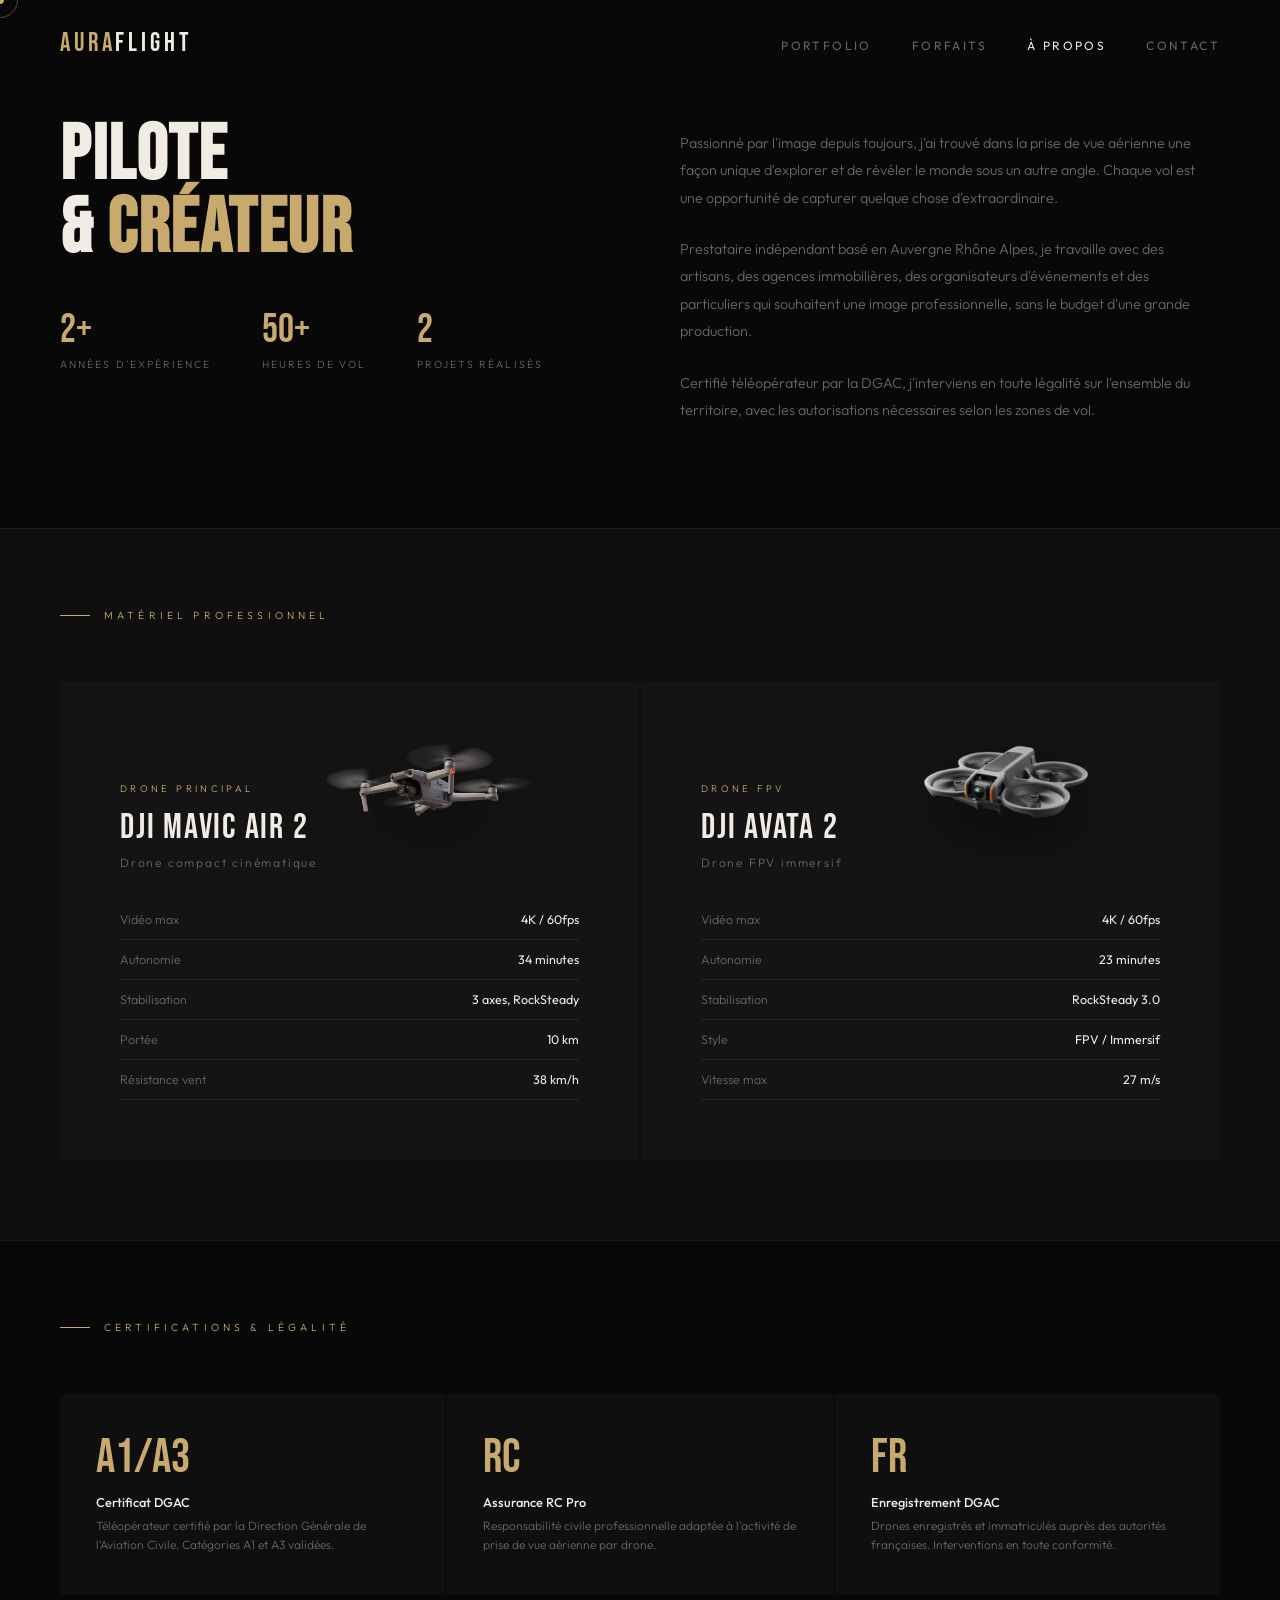
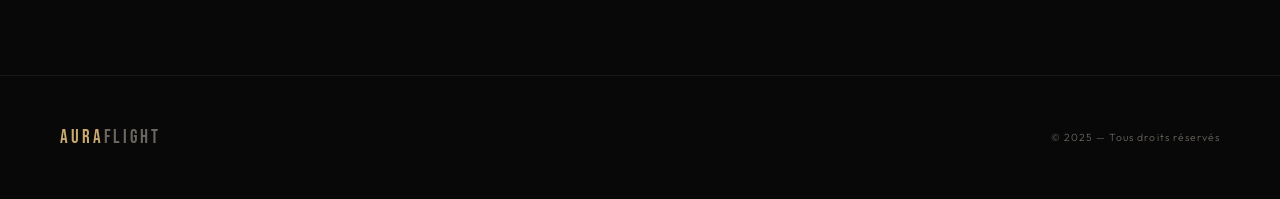
<file: apropos.html>
<!DOCTYPE html>
<html lang="fr">
<head>
  <meta charset="UTF-8" />
  <meta name="viewport" content="width=device-width, initial-scale=1.0" />
  <title>AURA FLIGHT — À propos</title>
  <link rel="preconnect" href="https://fonts.googleapis.com">
  <link href="https://fonts.googleapis.com/css2?family=Bebas+Neue&family=Outfit:wght@300;400;500;600&display=swap" rel="stylesheet">
  <link rel="stylesheet" href="style.css">
</head>
<body>

<div class="cursor" id="cursor"></div>
<div class="cursor-ring" id="cursorRing"></div>
<div class="notification" id="notification">Message envoyé avec succès ✓</div>

<!-- NAV -->
<nav id="mainNav">
  <a class="nav-logo" href="index.html"><span>AURA</span>FLIGHT</a>
  <button class="nav-hamburger" id="navHamburger" aria-label="Menu">
    <span></span><span></span><span></span>
  </button>
  <ul class="nav-links">
    <li><a href="index.html" id="nav-portfolio">Portfolio</a></li>
    <li><a href="forfaits.html" id="nav-forfaits">Forfaits</a></li>
    <li><a href="apropos.html" id="nav-apropos" class="active">À propos</a></li>
    <li><a href="contact.html" id="nav-contact">Contact</a></li>
  </ul>
</nav>

<!-- PAGE: À PROPOS -->
<div id="page-apropos" class="page active">
  <div class="apropos-intro">
    <div>
      <h2>PILOTE<br/>& <em>CRÉATEUR</em></h2>
      <div class="apropos-stats">
        <div><div class="stat-num">2+</div><div class="stat-label">Années d'expérience</div></div>
        <div><div class="stat-num">50+</div><div class="stat-label">Heures de vol</div></div>
        <div><div class="stat-num">2</div><div class="stat-label">Projets réalisés</div></div>
      </div>
    </div>
    <div class="apropos-text">
      <p>Passionné par l'image depuis toujours, j'ai trouvé dans la prise de vue aérienne une façon unique d'explorer et de révéler le monde sous un autre angle. Chaque vol est une opportunité de capturer quelque chose d'extraordinaire.</p>
      <p>Prestataire indépendant basé en Auvergne Rhône Alpes, je travaille avec des artisans, des agences immobilières, des organisateurs d'événements et des particuliers qui souhaitent une image professionnelle, sans le budget d'une grande production.</p>
      <p>Certifié téléopérateur par la DGAC, j'interviens en toute légalité sur l'ensemble du territoire, avec les autorisations nécessaires selon les zones de vol.</p>
    </div>
  </div>

  <div class="drones-section">
    <div class="section-label">Matériel professionnel</div>
    <div class="drones-grid">
      <div class="drone-card fade-in">
        <div class="drone-visual">
          <img src="img/mavic-air-2.png" alt="DJI Mavic Air 2" class="drone-img" id="air2-img">
        </div>
        <div class="drone-badge">Drone principal</div>
        <div class="drone-name">DJI MAVIC AIR 2</div>
        <div class="drone-type">Drone compact cinématique</div>
        <ul class="drone-specs">
          <li><span class="spec-key">Vidéo max</span><span class="spec-val">4K / 60fps</span></li>
          <li><span class="spec-key">Autonomie</span><span class="spec-val">34 minutes</span></li>
          <li><span class="spec-key">Stabilisation</span><span class="spec-val">3 axes, RockSteady</span></li>
          <li><span class="spec-key">Portée</span><span class="spec-val">10 km</span></li>
          <li><span class="spec-key">Résistance vent</span><span class="spec-val">38 km/h</span></li>
        </ul>
      </div>

      <div class="drone-card fade-in">
        <div class="drone-visual">
          <img src="img/avata-2.png" alt="DJI Avata 2" class="drone-img" id="avata2-img">
        </div>
        <div class="drone-badge">Drone FPV</div>
        <div class="drone-name">DJI AVATA 2</div>
        <div class="drone-type">Drone FPV immersif</div>
        <ul class="drone-specs">
          <li><span class="spec-key">Vidéo max</span><span class="spec-val">4K / 60fps</span></li>
          <li><span class="spec-key">Autonomie</span><span class="spec-val">23 minutes</span></li>
          <li><span class="spec-key">Stabilisation</span><span class="spec-val">RockSteady 3.0</span></li>
          <li><span class="spec-key">Style</span><span class="spec-val">FPV / Immersif</span></li>
          <li><span class="spec-key">Vitesse max</span><span class="spec-val">27 m/s</span></li>
        </ul>
      </div>
    </div>
  </div>

  <div class="certif-section">
    <div class="section-label">Certifications & Légalité</div>
    <div class="certif-grid">
      <div class="certif-item fade-in">
        <div class="certif-num">A1/A3</div>
        <div class="certif-title">Certificat DGAC</div>
        <div class="certif-desc">Téléopérateur certifié par la Direction Générale de l'Aviation Civile. Catégories A1 et A3 validées.</div>
      </div>
      <div class="certif-item fade-in">
        <div class="certif-num">RC</div>
        <div class="certif-title">Assurance RC Pro</div>
        <div class="certif-desc">Responsabilité civile professionnelle adaptée à l'activité de prise de vue aérienne par drone.</div>
      </div>
      <div class="certif-item fade-in">
        <div class="certif-num">FR</div>
        <div class="certif-title">Enregistrement DGAC</div>
        <div class="certif-desc">Drones enregistrés et immatriculés auprès des autorités françaises. Interventions en toute conformité.</div>
      </div>
    </div>
  </div>

  <footer>
    <div class="footer-logo"><span>AURA</span>FLIGHT</div>
    <div class="footer-copy">© 2025 — Tous droits réservés</div>
  </footer>
</div>

<script src="main.js"></script>
</body>
</html>
</file>
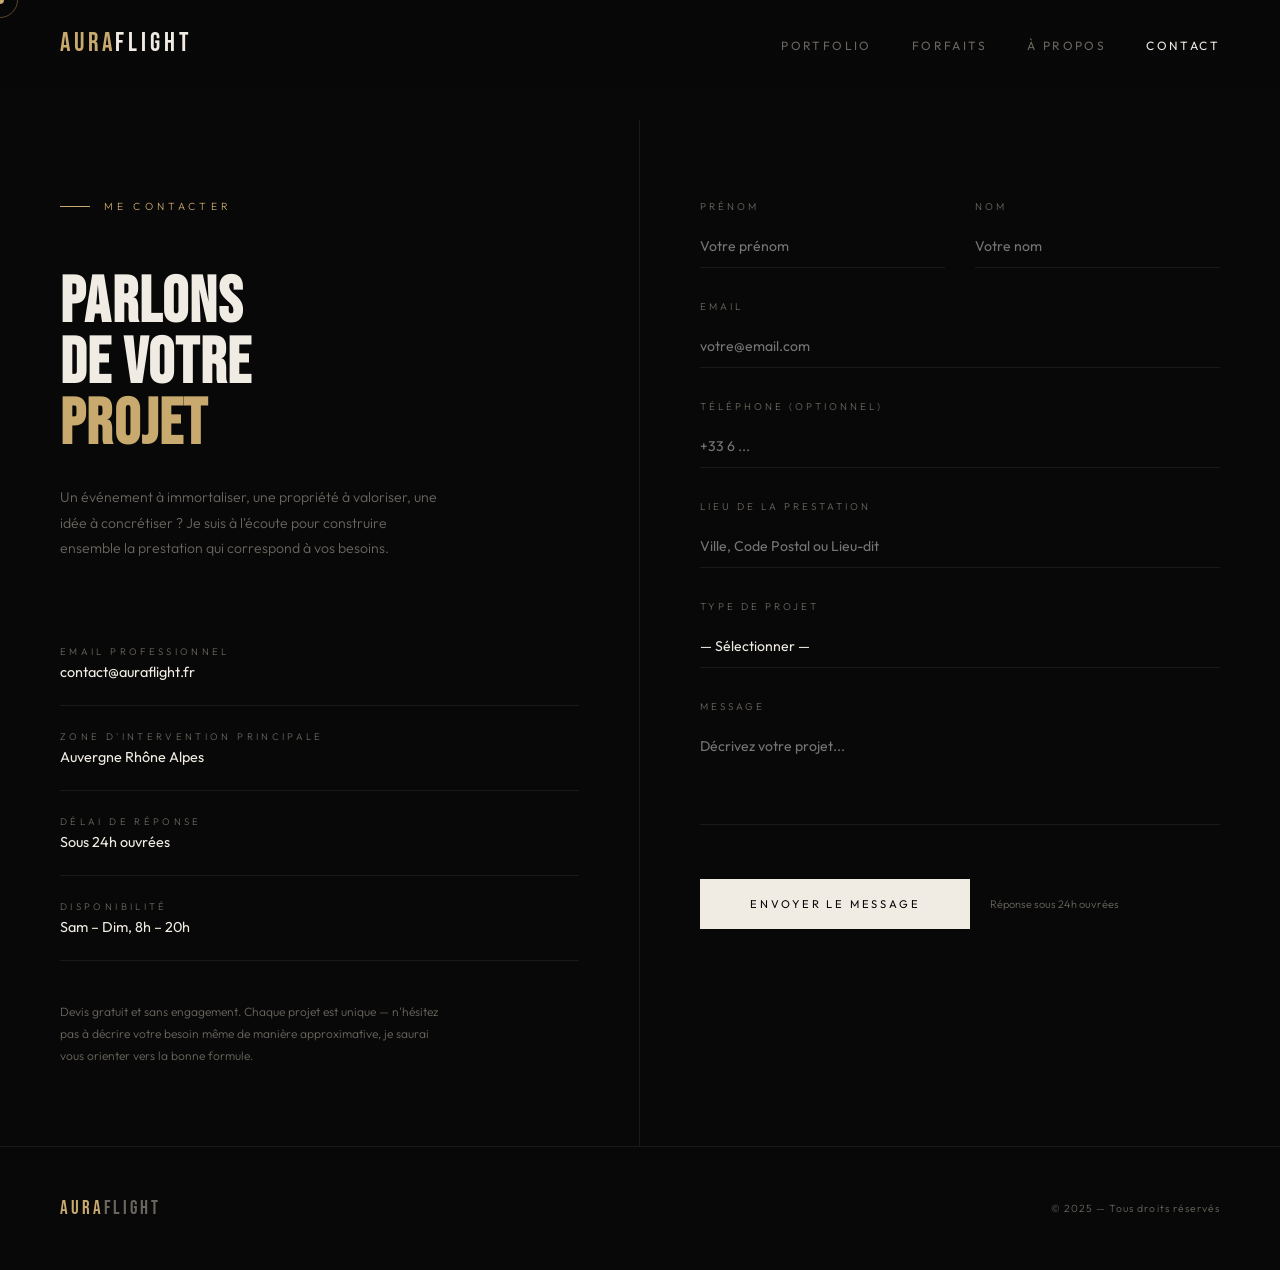
<file: contact.html>
<!DOCTYPE html>
<html lang="fr">
<head>
  <meta charset="UTF-8" />
  <meta name="viewport" content="width=device-width, initial-scale=1.0" />
  <title>AURA FLIGHT — Contact</title>
  <link rel="preconnect" href="https://fonts.googleapis.com">
  <link href="https://fonts.googleapis.com/css2?family=Bebas+Neue&family=Outfit:wght@300;400;500;600&display=swap" rel="stylesheet">
  <link rel="stylesheet" href="style.css">
</head>
<body>

<div class="cursor" id="cursor"></div>
<div class="cursor-ring" id="cursorRing"></div>
<div class="notification" id="notification">Message envoyé avec succès ✓</div>

<!-- NAV -->
<nav id="mainNav">
  <a class="nav-logo" href="index.html"><span>AURA</span>FLIGHT</a>
  <button class="nav-hamburger" id="navHamburger" aria-label="Menu">
    <span></span><span></span><span></span>
  </button>
  <ul class="nav-links">
    <li><a href="index.html" id="nav-portfolio">Portfolio</a></li>
    <li><a href="forfaits.html" id="nav-forfaits">Forfaits</a></li>
    <li><a href="apropos.html" id="nav-apropos">À propos</a></li>
    <li><a href="contact.html" id="nav-contact" class="active">Contact</a></li>
  </ul>
</nav>

<!-- PAGE: CONTACT -->
<div id="page-contact" class="page active">
  <div class="contact-layout">
    <div class="contact-info">
      <div>
        <div class="section-label">Me contacter</div>
        <h2>PARLONS<br/>DE VOTRE<br/><em>PROJET</em></h2>
        <p>Un événement à immortaliser, une propriété à valoriser, une idée à concrétiser ? Je suis à l'écoute pour construire ensemble la prestation qui correspond à vos besoins.</p>
        <div class="contact-details">
          <div class="contact-detail-item">
            <div class="contact-detail-label">Email professionnel</div>
            <div class="contact-detail-val">contact@auraflight.fr</div>
          </div>
          <div class="contact-detail-item">
            <div class="contact-detail-label">Zone d'intervention principale</div>
            <div class="contact-detail-val">Auvergne Rhône Alpes</div>
          </div>
          <div class="contact-detail-item">
            <div class="contact-detail-label">Délai de réponse</div>
            <div class="contact-detail-val">Sous 24h ouvrées</div>
          </div>
          <div class="contact-detail-item">
            <div class="contact-detail-label">Disponibilité</div>
            <div class="contact-detail-val">Sam – Dim, 8h – 20h</div>
          </div>
        </div>
      </div>
      <div>
        <p style="font-size:0.75rem; color:var(--dim); line-height:1.8; margin-top:40px;">
          Devis gratuit et sans engagement. Chaque projet est unique — n'hésitez pas à décrire votre besoin même de manière approximative, je saurai vous orienter vers la bonne formule.
        </p>
      </div>
    </div>

    <form id="contact-form">
      <input type="hidden" name="access_key" value="102f770f-6d08-47e5-b6d8-f5c4bec3d5bf">
      <input type="hidden" name="subject" id="f-subject" value="Nouveau contact depuis AURA FLIGHT">

      <div class="form-row">
        <div class="form-group">
          <label>Prénom</label>
          <input type="text" name="prenom" id="f-prenom" placeholder="Votre prénom" required/>
        </div>
        <div class="form-group">
          <label>Nom</label>
          <input type="text" name="nom" id="f-nom" placeholder="Votre nom"/>
        </div>
      </div>
      <div class="form-group">
        <label>Email</label>
        <input type="email" name="email" id="f-email" placeholder="votre@email.com" required/>
      </div>
      <div class="form-group">
        <label>Téléphone (optionnel)</label>
        <input type="tel" name="telephone" id="f-tel" placeholder="+33 6 ..."/>
      </div>
      <div class="form-group">
        <label>Lieu de la prestation</label>
        <input type="text" name="lieu_prestation" id="f-lieu" placeholder="Ville, Code Postal ou Lieu-dit" required/>
      </div>
      <div class="form-group">
        <label>Type de projet</label>
        <select name="type_projet" id="f-projet">
          <option value="Non spécifié">— Sélectionner —</option>
          <option>Événements</option>
          <option>Publicité</option>
          <option>Immobilier</option>
          <option>Mariage / Événement privé</option>
          <option>Architecture / Construction</option>
          <option>Tourisme / Paysage</option>
          <option>Autre</option>
        </select>
      </div>
      <div class="form-group">
        <label>Message</label>
        <textarea name="message" id="f-message" placeholder="Décrivez votre projet..." required></textarea>
      </div>
      <div class="form-submit">
        <button type="submit" class="btn-submit">Envoyer le message</button>
        <div class="form-note">Réponse sous 24h ouvrées</div>
      </div>
    </form>

  </div><!-- /.contact-layout -->

  <footer>
    <div class="footer-logo"><span>AURA</span>FLIGHT</div>
    <div class="footer-copy">© 2025 — Tous droits réservés</div>
  </footer>
</div>

<script src="main.js"></script>
</body>
</html>
</file>
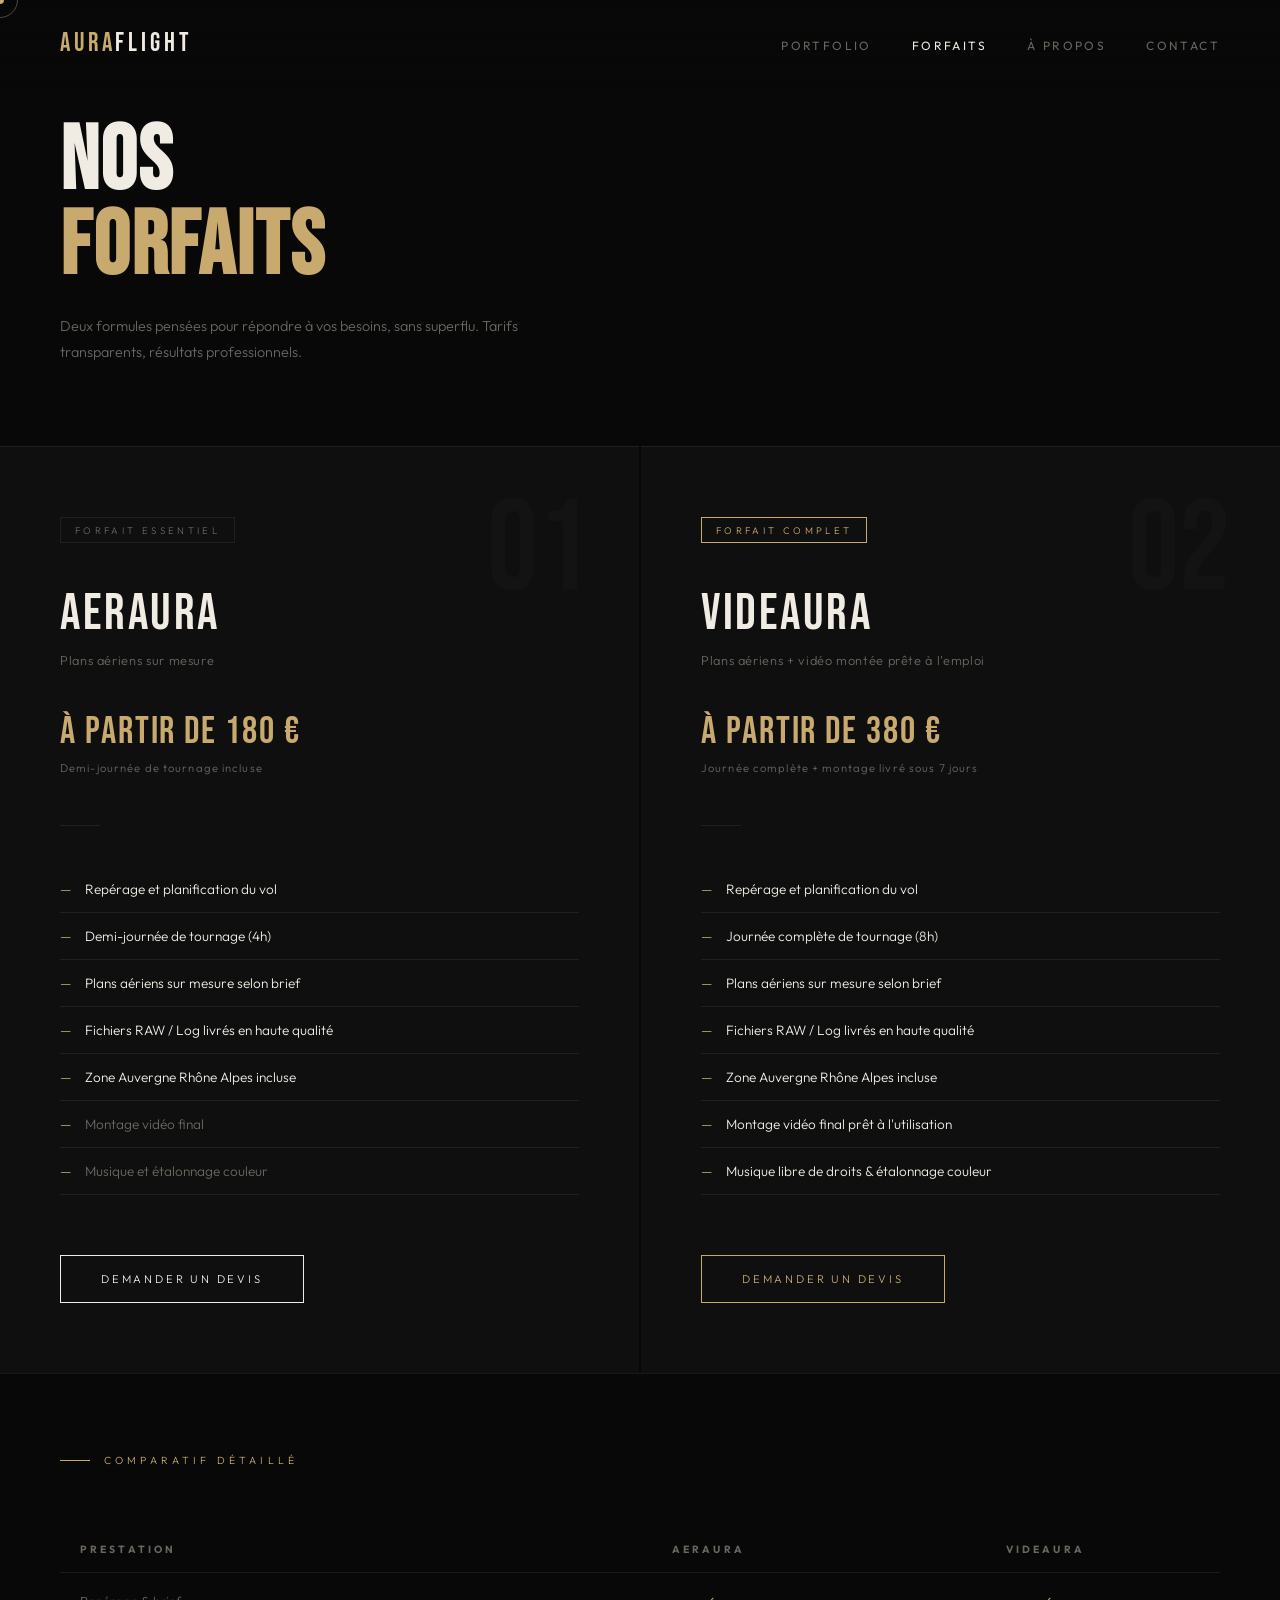
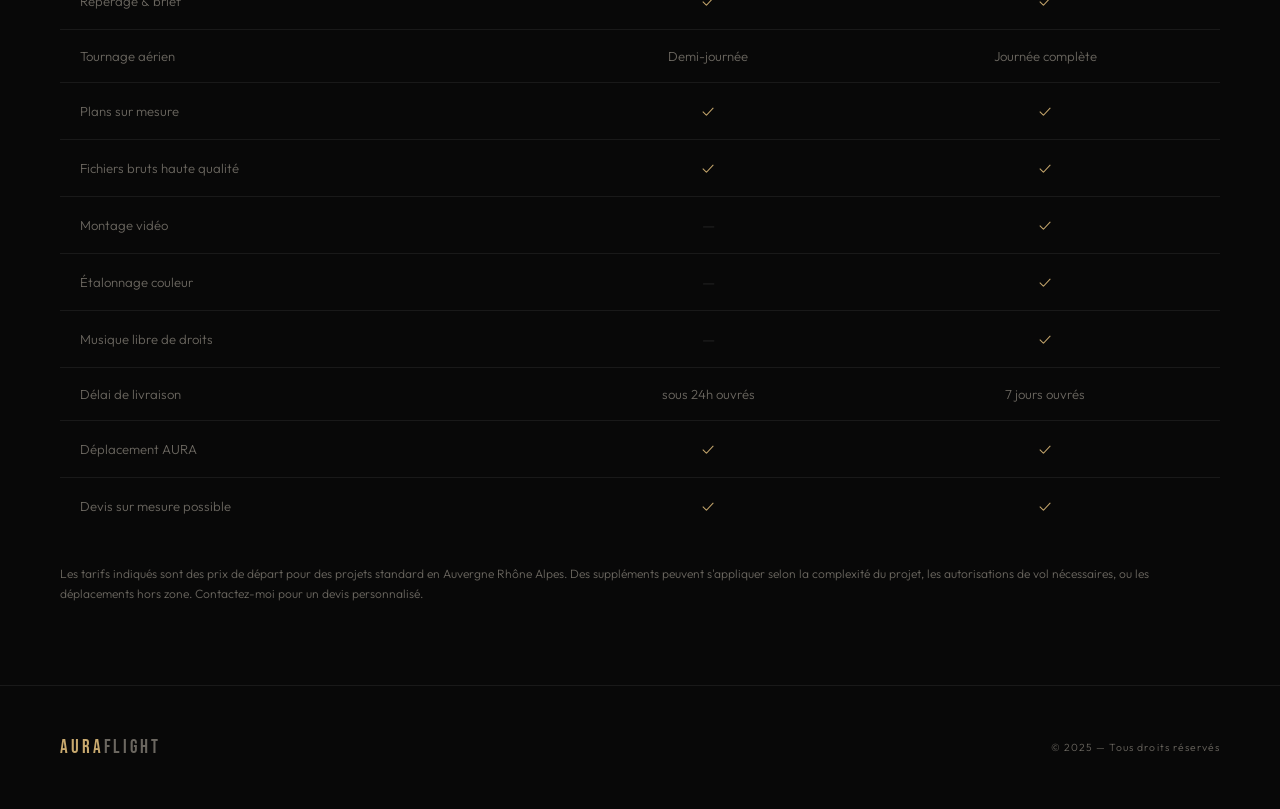
<file: forfaits.html>
<!DOCTYPE html>
<html lang="fr">
<head>
  <meta charset="UTF-8" />
  <meta name="viewport" content="width=device-width, initial-scale=1.0" />
  <title>AURA FLIGHT — Forfaits</title>
  <link rel="preconnect" href="https://fonts.googleapis.com">
  <link href="https://fonts.googleapis.com/css2?family=Bebas+Neue&family=Outfit:wght@300;400;500;600&display=swap" rel="stylesheet">
  <link rel="stylesheet" href="style.css">
</head>
<body>

<div class="cursor" id="cursor"></div>
<div class="cursor-ring" id="cursorRing"></div>
<div class="notification" id="notification">Message envoyé avec succès ✓</div>

<!-- NAV -->
<nav id="mainNav">
  <a class="nav-logo" href="index.html"><span>AURA</span>FLIGHT</a>
  <button class="nav-hamburger" id="navHamburger" aria-label="Menu">
    <span></span><span></span><span></span>
  </button>
  <ul class="nav-links">
    <li><a href="index.html" id="nav-portfolio">Portfolio</a></li>
    <li><a href="forfaits.html" id="nav-forfaits" class="active">Forfaits</a></li>
    <li><a href="apropos.html" id="nav-apropos">À propos</a></li>
    <li><a href="contact.html" id="nav-contact">Contact</a></li>
  </ul>
</nav>

<!-- PAGE: FORFAITS -->
<div id="page-forfaits" class="page active">
  <div class="forfaits-header">
    <h2>NOS<br/><em>FORFAITS</em></h2>
    <p>Deux formules pensées pour répondre à vos besoins, sans superflu. Tarifs transparents, résultats professionnels.</p>
  </div>

  <div class="forfaits-grid">
    <div class="forfait-card">
      <div class="forfait-num">01</div>
      <div class="forfait-badge">Forfait Essentiel</div>
      <div class="forfait-name">AERAURA</div>
      <div class="forfait-tagline">Plans aériens sur mesure</div>
      <div class="forfait-price">À partir de 180 €</div>
      <div class="forfait-price-note">Demi-journée de tournage incluse</div>
      <div class="forfait-divider"></div>
      <ul class="forfait-features">
        <li class="active">Repérage et planification du vol</li>
        <li class="active">Demi-journée de tournage (4h)</li>
        <li class="active">Plans aériens sur mesure selon brief</li>
        <li class="active">Fichiers RAW / Log livrés en haute qualité</li>
        <li class="active">Zone Auvergne Rhône Alpes incluse</li>
        <li>Montage vidéo final</li>
        <li>Musique et étalonnage couleur</li>
      </ul>
      <a href="contact.html" class="btn-contact">Demander un devis</a>
    </div>

    <div class="forfait-card featured">
      <div class="forfait-num">02</div>
      <div class="forfait-badge">Forfait Complet</div>
      <div class="forfait-name">VIDEAURA</div>
      <div class="forfait-tagline">Plans aériens + vidéo montée prête à l'emploi</div>
      <div class="forfait-price">À partir de 380 €</div>
      <div class="forfait-price-note">Journée complète + montage livré sous 7 jours</div>
      <div class="forfait-divider"></div>
      <ul class="forfait-features">
        <li class="active">Repérage et planification du vol</li>
        <li class="active">Journée complète de tournage (8h)</li>
        <li class="active">Plans aériens sur mesure selon brief</li>
        <li class="active">Fichiers RAW / Log livrés en haute qualité</li>
        <li class="active">Zone Auvergne Rhône Alpes incluse</li>
        <li class="active">Montage vidéo final prêt à l'utilisation</li>
        <li class="active">Musique libre de droits & étalonnage couleur</li>
      </ul>
      <a href="contact.html" class="btn-contact accent">Demander un devis</a>
    </div>
  </div>

  <div class="forfait-compare">
    <div class="section-label">Comparatif détaillé</div>
    <table class="compare-table">
      <thead>
        <tr><th>Prestation</th><th>AERAURA</th><th>VIDEAURA</th></tr>
      </thead>
      <tbody>
        <tr><td>Repérage & brief</td><td class="yes">✓</td><td class="yes">✓</td></tr>
        <tr><td>Tournage aérien</td><td>Demi-journée</td><td>Journée complète</td></tr>
        <tr><td>Plans sur mesure</td><td class="yes">✓</td><td class="yes">✓</td></tr>
        <tr><td>Fichiers bruts haute qualité</td><td class="yes">✓</td><td class="yes">✓</td></tr>
        <tr><td>Montage vidéo</td><td class="no">—</td><td class="yes">✓</td></tr>
        <tr><td>Étalonnage couleur</td><td class="no">—</td><td class="yes">✓</td></tr>
        <tr><td>Musique libre de droits</td><td class="no">—</td><td class="yes">✓</td></tr>
        <tr><td>Délai de livraison</td><td>sous 24h ouvrés</td><td>7 jours ouvrés</td></tr>
        <tr><td>Déplacement AURA</td><td class="yes">✓</td><td class="yes">✓</td></tr>
        <tr><td>Devis sur mesure possible</td><td class="yes">✓</td><td class="yes">✓</td></tr>
      </tbody>
    </table>
    <p style="margin-top:30px; font-size:0.75rem; color:var(--dim); line-height:1.7;">
      Les tarifs indiqués sont des prix de départ pour des projets standard en Auvergne Rhône Alpes.
      Des suppléments peuvent s'appliquer selon la complexité du projet, les autorisations de vol nécessaires,
      ou les déplacements hors zone. Contactez-moi pour un devis personnalisé.
    </p>
  </div>

  <footer>
    <div class="footer-logo"><span>AURA</span>FLIGHT</div>
    <div class="footer-copy">© 2025 — Tous droits réservés</div>
  </footer>
</div>

<script src="main.js"></script>
</body>
</html>
</file>
<file: style.css>
*, *::before, *::after { box-sizing: border-box; margin: 0; padding: 0; }

:root {
  --bg: #080808;
  --bg2: #0f0f0f;
  --bg3: #141414;
  --white: #f0ece4;
  --dim: #6b6760;
  --accent: #c8a96e;
  --accent2: #8bbfd4;
  --border: rgba(255,255,255,0.07);
  --font-display: 'Bebas Neue', sans-serif;
  --font-body: 'Outfit', sans-serif;
}

html { scroll-behavior: smooth; }

body {
  background: var(--bg);
  color: var(--white);
  font-family: var(--font-body);
  font-weight: 300;
  overflow-x: hidden;
  cursor: none;
}

/* ============ CURSOR ============ */
.cursor {
  position: fixed; width: 8px; height: 8px;
  background: var(--accent); border-radius: 50%;
  pointer-events: none; z-index: 9999;
  transition: transform 0.1s ease;
  transform: translate(-50%, -50%);
}
.cursor-ring {
  position: fixed; width: 36px; height: 36px;
  border: 1px solid rgba(200, 169, 110, 0.4); border-radius: 50%;
  pointer-events: none; z-index: 9998;
  transition: transform 0.18s ease, width 0.2s, height 0.2s, opacity 0.2s;
  transform: translate(-50%, -50%);
}
body:has(a:hover) .cursor-ring,
body:has(button:hover) .cursor-ring { width: 56px; height: 56px; opacity: 0.7; }

/* ============ NAV ============ */
nav {
  position: fixed; top: 0; left: 0; right: 0; z-index: 100;
  display: flex; align-items: center; justify-content: space-between;
  padding: 28px 60px;
  background: linear-gradient(to bottom, rgba(8,8,8,0.95), transparent);
  backdrop-filter: blur(0px);
  transition: all 0.4s ease;
}
nav.scrolled {
  padding: 18px 60px;
  background: rgba(8,8,8,0.96);
  backdrop-filter: blur(20px);
  border-bottom: 1px solid var(--border);
}
.nav-logo {
  font-family: var(--font-display);
  font-size: 1.6rem;
  letter-spacing: 0.15em;
  color: var(--white);
  text-decoration: none;
}
.nav-logo span { color: var(--accent); }
.nav-links { display: flex; gap: 40px; list-style: none; }
.nav-links a {
  color: var(--dim); text-decoration: none;
  font-size: 0.75rem; letter-spacing: 0.2em; text-transform: uppercase;
  transition: color 0.3s;
  font-weight: 400;
}
.nav-links a:hover, .nav-links a.active { color: var(--white); }

/* Hamburger — masqué sur desktop */
.nav-hamburger {
  display: none;
  flex-direction: column; justify-content: center; align-items: center;
  gap: 5px;
  background: none; border: none; cursor: pointer;
  width: 36px; height: 36px; padding: 4px;
  z-index: 200;
}
.nav-hamburger span {
  display: block; width: 22px; height: 1px;
  background: var(--white);
  transition: transform 0.3s ease, opacity 0.3s ease;
  transform-origin: center;
}
.nav-hamburger.open span:nth-child(1) { transform: translateY(6px) rotate(45deg); }
.nav-hamburger.open span:nth-child(2) { opacity: 0; }
.nav-hamburger.open span:nth-child(3) { transform: translateY(-6px) rotate(-45deg); }

/* ============ PAGE SYSTEM ============ */
.page { display: none; }
.page.active { display: block; }

/* ============ PORTFOLIO PAGE ============ */
#page-portfolio { min-height: 100vh; }

.hero {
  height: 100vh; display: flex; flex-direction: column;
  justify-content: flex-end; padding: 80px 60px;
  position: relative; overflow: hidden;
}
.hero-bg {
  position: absolute; inset: 0; z-index: 0;
  background:
    radial-gradient(ellipse 80% 60% at 60% 40%, rgba(139, 191, 212, 0.06) 0%, transparent 60%),
    radial-gradient(ellipse 50% 40% at 20% 80%, rgba(200, 169, 110, 0.05) 0%, transparent 50%);
}
.hero-grid {
  position: absolute; inset: 0;
  background-image: linear-gradient(var(--border) 1px, transparent 1px),
    linear-gradient(90deg, var(--border) 1px, transparent 1px);
  background-size: 80px 80px;
  mask-image: radial-gradient(ellipse 80% 80% at 50% 50%, black 40%, transparent 100%);
}
.hero-content { position: relative; z-index: 1; max-width: 700px; }
.hero-eyebrow {
  font-size: 0.7rem; letter-spacing: 0.4em; text-transform: uppercase;
  color: var(--accent); margin-bottom: 20px;
  display: flex; align-items: center; gap: 14px;
}
.hero-eyebrow::before {
  content: ''; display: block; width: 40px; height: 1px; background: var(--accent);
}
.hero h1 {
  font-family: var(--font-display);
  font-size: clamp(5rem, 12vw, 11rem);
  line-height: 0.9;
  letter-spacing: 0.02em;
  color: var(--white);
  margin-bottom: 30px;
}
.hero h1 em { font-style: normal; color: var(--accent); }
.hero-sub {
  font-size: 1rem; color: var(--dim); max-width: 420px; line-height: 1.7;
}
.hero-scroll {
  position: absolute; right: 60px; bottom: 80px;
  writing-mode: vertical-rl; font-size: 0.65rem;
  letter-spacing: 0.3em; color: var(--dim); text-transform: uppercase;
  display: flex; align-items: center; gap: 16px;
}
.hero-scroll::after {
  content: ''; width: 1px; height: 60px; background: var(--dim);
  animation: scrollLine 2s ease-in-out infinite;
}
@keyframes scrollLine {
  0%, 100% { transform: scaleY(1); opacity: 1; }
  50% { transform: scaleY(0.3); opacity: 0.3; }
}

/* ============ SECTIONS COMMUNES ============ */
.section { padding: 120px 60px; }
.section-label {
  font-size: 0.65rem; letter-spacing: 0.4em; text-transform: uppercase;
  color: var(--accent); margin-bottom: 60px;
  display: flex; align-items: center; gap: 14px;
}
.section-label::before {
  content: ''; width: 30px; height: 1px; background: var(--accent);
}

/* ============ PORTFOLIO GRID ============ */
.portfolio-grid {
  display: grid;
  grid-template-columns: repeat(12, 1fr);
  gap: 2px;
}
.grid-item {
  position: relative; overflow: hidden;
  background: var(--bg3);
  aspect-ratio: 16/9;
  cursor: none;
}
.grid-item:nth-child(1) { grid-column: span 8; }
.grid-item:nth-child(2) { grid-column: span 4; }
.grid-item:nth-child(3) { grid-column: span 4; }
.grid-item:nth-child(4) { grid-column: span 4; }
.grid-item:nth-child(5) { grid-column: span 4; }
.grid-item:nth-child(6) { grid-column: span 6; }
.grid-item:nth-child(7) { grid-column: span 6; }

.grid-item .placeholder-media {
  width: 100%; height: 100%;
  background: var(--bg3);
  display: flex; align-items: center; justify-content: center;
  position: relative; overflow: hidden;
}
.grid-item .placeholder-media::before {
  content: '';
  position: absolute; inset: 0;
  background: linear-gradient(135deg,
    rgba(200,169,110,0.03) 0%,
    transparent 50%,
    rgba(139,191,212,0.03) 100%);
}

.aerial-1 { background: radial-gradient(ellipse at 60% 40%, #1a2a1a 0%, #0a120a 60%, #080808 100%); }
.aerial-2 { background: radial-gradient(ellipse at 30% 60%, #1a1a2a 0%, #0a0a15 60%, #080808 100%); }
.aerial-3 { background: radial-gradient(ellipse at 70% 30%, #2a1a10 0%, #150d08 60%, #080808 100%); }
.aerial-4 { background: radial-gradient(ellipse at 40% 70%, #0a1a1a 0%, #050f0f 60%, #080808 100%); }
.aerial-5 { background: radial-gradient(ellipse at 50% 50%, #1a1510 0%, #0d0c0a 60%, #080808 100%); }
.aerial-6 { background: radial-gradient(ellipse at 20% 40%, #10101a 0%, #080810 60%, #080808 100%); }
.aerial-7 { background: radial-gradient(ellipse at 80% 60%, #1a1510 0%, #0f0d09 60%, #080808 100%); }

.media-label {
  position: absolute; bottom: 0; left: 0; right: 0;
  padding: 20px 24px;
  background: linear-gradient(to top, rgba(0,0,0,0.8), transparent);
  transform: translateY(100%);
  transition: transform 0.4s cubic-bezier(0.4, 0, 0.2, 1);
}
.grid-item:hover .media-label { transform: translateY(0); }
.media-label-title {
  font-size: 0.8rem; letter-spacing: 0.1em; text-transform: uppercase; color: var(--white);
}
.media-label-sub { font-size: 0.65rem; color: var(--dim); margin-top: 4px; }

.grid-item .play-icon {
  position: absolute; top: 50%; left: 50%; transform: translate(-50%,-50%);
  width: 50px; height: 50px;
  border: 1px solid rgba(255,255,255,0.2); border-radius: 50%;
  display: flex; align-items: center; justify-content: center;
  opacity: 0; transition: opacity 0.3s, border-color 0.3s;
}
.grid-item:hover .play-icon { opacity: 1; border-color: var(--accent); }
.play-icon svg { fill: var(--white); width: 16px; margin-left: 3px; }

.drone-icon {
  width: 80px; opacity: 0.06;
  fill: none; stroke: var(--white); stroke-width: 1;
}

/* ============ VIDEO SECTION ============ */
.video-section { padding: 80px 60px; background: var(--bg2); }
.video-grid {
  display: grid; grid-template-columns: repeat(3, 1fr); gap: 2px;
  margin-top: 60px;
}
.video-card {
  position: relative; aspect-ratio: 16/9; background: var(--bg3);
  overflow: hidden; cursor: none;
}
.video-card-inner {
  width: 100%; height: 100%;
  display: flex; align-items: center; justify-content: center;
  flex-direction: column; gap: 12px;
}
.video-card-type {
  font-size: 0.6rem; letter-spacing: 0.35em; text-transform: uppercase;
  color: var(--accent);
}
.video-card-title {
  font-family: var(--font-display); font-size: 1.4rem;
  letter-spacing: 0.1em; text-align: center;
}
.video-placeholder-bg-1 { background: linear-gradient(160deg, #0d1520 0%, #080808 100%); }
.video-placeholder-bg-2 { background: linear-gradient(160deg, #1a0d08 0%, #080808 100%); }
.video-placeholder-bg-3 { background: linear-gradient(160deg, #0d1a12 0%, #080808 100%); }
.video-overlay {
  position: absolute; inset: 0;
  display: flex; align-items: center; justify-content: center;
  background: rgba(0,0,0,0.5);
  opacity: 0; transition: opacity 0.3s;
}
.video-card:hover .video-overlay { opacity: 1; }
.play-btn {
  width: 64px; height: 64px;
  border: 1px solid var(--accent); border-radius: 50%;
  display: flex; align-items: center; justify-content: center;
}
.play-btn svg { fill: var(--accent); width: 20px; margin-left: 4px; }

/* ============ FORFAITS PAGE ============ */
#page-forfaits { min-height: 100vh; padding-top: 120px; }

.forfaits-header { padding: 0 60px 80px; }
.forfaits-header h2 {
  font-family: var(--font-display);
  font-size: clamp(3rem, 7vw, 6.5rem);
  line-height: 0.95; letter-spacing: 0.02em;
  color: var(--white);
}
.forfaits-header h2 em { font-style: normal; color: var(--accent); }
.forfaits-header p {
  margin-top: 24px; color: var(--dim); font-size: 0.9rem;
  line-height: 1.8; max-width: 480px;
}

.forfaits-grid {
  display: grid; grid-template-columns: 1fr 1fr;
  gap: 2px; margin: 0;
}
.forfait-card {
  padding: 70px 60px;
  position: relative; overflow: hidden;
  background: var(--bg2);
  border-top: 1px solid var(--border);
  transition: background 0.4s;
}
.forfait-card:hover { background: var(--bg3); }
.forfait-card::before {
  content: ''; position: absolute;
  top: 0; left: 0; right: 0; height: 1px;
  background: linear-gradient(90deg, transparent, var(--accent), transparent);
  transform: scaleX(0); transition: transform 0.6s ease;
}
.forfait-card:hover::before { transform: scaleX(1); }

.forfait-badge {
  display: inline-block;
  font-size: 0.6rem; letter-spacing: 0.35em; text-transform: uppercase;
  padding: 6px 14px; border: 1px solid var(--border);
  color: var(--dim); margin-bottom: 40px;
}
.forfait-card.featured .forfait-badge {
  border-color: var(--accent); color: var(--accent);
}
.forfait-name {
  font-family: var(--font-display);
  font-size: clamp(2.5rem, 4vw, 4rem);
  letter-spacing: 0.05em; color: var(--white);
  margin-bottom: 8px;
}
.forfait-tagline {
  font-size: 0.8rem; color: var(--dim); margin-bottom: 40px;
  letter-spacing: 0.05em;
}
.forfait-price {
  font-family: var(--font-display);
  font-size: clamp(2rem, 3vw, 3rem);
  color: var(--accent); letter-spacing: 0.05em;
  margin-bottom: 6px;
}
.forfait-price-note { font-size: 0.7rem; color: var(--dim); letter-spacing: 0.1em; margin-bottom: 50px; }

.forfait-divider {
  width: 40px; height: 1px; background: var(--border); margin-bottom: 40px;
}

.forfait-features { list-style: none; margin-bottom: 60px; }
.forfait-features li {
  padding: 14px 0;
  border-bottom: 1px solid var(--border);
  font-size: 0.85rem; color: var(--dim);
  display: flex; align-items: flex-start; gap: 14px;
}
.forfait-features li::before {
  content: '—'; color: var(--accent); flex-shrink: 0;
}
.forfait-features li.active { color: var(--white); }

.btn-contact {
  display: inline-block;
  padding: 16px 40px;
  border: 1px solid var(--white);
  color: var(--white);
  font-family: var(--font-body);
  font-size: 0.7rem; letter-spacing: 0.25em; text-transform: uppercase;
  text-decoration: none; cursor: none;
  transition: all 0.3s;
  background: transparent;
}
.btn-contact:hover { background: var(--white); color: var(--bg); }
.btn-contact.accent {
  border-color: var(--accent); color: var(--accent);
}
.btn-contact.accent:hover { background: var(--accent); color: var(--bg); }

.forfait-num {
  position: absolute; top: 40px; right: 50px;
  font-family: var(--font-display);
  font-size: 8rem; color: rgba(255,255,255,0.02);
  line-height: 1; pointer-events: none;
  transition: color 0.4s;
}
.forfait-card:hover .forfait-num { color: rgba(200,169,110,0.04); }

.forfait-compare {
  padding: 80px 60px;
  border-top: 1px solid var(--border);
}
.compare-table {
  width: 100%; border-collapse: collapse; margin-top: 40px;
}
.compare-table th {
  font-size: 0.65rem; letter-spacing: 0.3em; text-transform: uppercase;
  color: var(--dim); padding: 16px 20px; text-align: left;
  border-bottom: 1px solid var(--border);
}
.compare-table th:nth-child(2), .compare-table th:nth-child(3) { text-align: center; }
.compare-table td {
  padding: 18px 20px; font-size: 0.82rem; color: var(--dim);
  border-bottom: 1px solid var(--border);
}
.compare-table td:nth-child(2), .compare-table td:nth-child(3) { text-align: center; }
.compare-table td.yes { color: var(--accent); font-size: 1rem; }
.compare-table td.no { color: rgba(255,255,255,0.12); font-size: 1rem; }
.compare-table tr:last-child td { border-bottom: none; }

/* ============ À PROPOS PAGE ============ */
#page-apropos { min-height: 100vh; padding-top: 120px; }

.apropos-intro {
  padding: 0 60px 80px;
  display: grid; grid-template-columns: 1fr 1fr; gap: 80px;
  align-items: start;
}
.apropos-intro h2 {
  font-family: var(--font-display);
  font-size: clamp(3rem, 6vw, 5.5rem);
  line-height: 0.95; letter-spacing: 0.02em;
}
.apropos-intro h2 em { font-style: normal; color: var(--accent); }
.apropos-text { padding-top: 10px; }
.apropos-text p {
  font-size: 0.9rem; color: var(--dim); line-height: 1.9; margin-bottom: 24px;
}
.apropos-stats {
  display: flex; gap: 50px; margin-top: 40px;
}
.stat-num {
  font-family: var(--font-display); font-size: 2.5rem; color: var(--accent);
}
.stat-label { font-size: 0.65rem; letter-spacing: 0.2em; text-transform: uppercase; color: var(--dim); margin-top: 4px; }

/* ============ DRONES ============ */
.drones-section {
  padding: 80px 60px;
  background: var(--bg2);
  border-top: 1px solid var(--border);
}
.drones-grid {
  display: grid; grid-template-columns: 1fr 1fr; gap: 2px; margin-top: 60px;
}
.drone-card {
  padding: 60px;
  background: var(--bg3);
  position: relative; overflow: hidden;
}
.drone-visual {
  width: 100%; max-width: 340px; margin: 0 auto 40px;
  display: flex; align-items: center; justify-content: center;
  min-height: 200px; position: relative;
}
.drone-svg { width: 100%; max-width: 300px; filter: drop-shadow(0 20px 40px rgba(0,0,0,0.8)); }

.drone-badge {
  font-size: 0.6rem; letter-spacing: 0.35em; text-transform: uppercase;
  color: var(--accent); margin-bottom: 12px;
}
.drone-name {
  font-family: var(--font-display); font-size: 2.2rem; letter-spacing: 0.05em;
  margin-bottom: 6px;
}
.drone-type {
  font-size: 0.75rem; color: var(--dim); letter-spacing: 0.15em; margin-bottom: 30px;
}
.drone-specs { list-style: none; }
.drone-specs li {
  display: flex; justify-content: space-between; align-items: center;
  padding: 12px 0; border-bottom: 1px solid var(--border);
  font-size: 0.78rem;
}
.spec-key { color: var(--dim); }
.spec-val { color: var(--white); font-weight: 400; }

/* ============ CERTIFICATIONS ============ */
.certif-section { padding: 80px 60px; border-top: 1px solid var(--border); }
.certif-grid { display: grid; grid-template-columns: repeat(3, 1fr); gap: 2px; margin-top: 40px; }
.certif-item {
  padding: 40px 36px;
  background: var(--bg2);
}
.certif-num {
  font-family: var(--font-display); font-size: 3rem; color: var(--accent);
  line-height: 1;
}
.certif-title { font-size: 0.8rem; color: var(--white); margin: 12px 0 6px; font-weight: 500; }
.certif-desc { font-size: 0.75rem; color: var(--dim); line-height: 1.6; }

/* ============ CONTACT PAGE ============ */
#page-contact { min-height: 100vh; padding-top: 120px; }

.contact-layout {
  display: grid; grid-template-columns: 1fr 1fr;
  min-height: calc(100vh - 120px);
}
.contact-info {
  padding: 80px 60px;
  border-right: 1px solid var(--border);
  display: flex; flex-direction: column; justify-content: space-between;
}
.contact-info h2 {
  font-family: var(--font-display);
  font-size: clamp(3rem, 5vw, 5rem);
  line-height: 0.95; letter-spacing: 0.02em; margin-bottom: 30px;
}
.contact-info h2 em { font-style: normal; color: var(--accent); }
.contact-info p { font-size: 0.88rem; color: var(--dim); line-height: 1.8; max-width: 380px; }

.contact-details { margin-top: 60px; }
.contact-detail-item {
  padding: 24px 0; border-bottom: 1px solid var(--border);
}
.contact-detail-label {
  font-size: 0.6rem; letter-spacing: 0.35em; text-transform: uppercase; color: var(--dim); margin-bottom: 6px;
}
.contact-detail-val {
  font-size: 0.9rem; color: var(--white); font-weight: 400;
}

.contact-form-area { padding: 80px 60px; }
#contact-form { padding: 80px 60px; }
.form-group { margin-bottom: 32px; }
.form-group label {
  display: block; font-size: 0.62rem; letter-spacing: 0.3em;
  text-transform: uppercase; color: var(--dim); margin-bottom: 12px;
}
.form-group input,
.form-group textarea,
.form-group select {
  width: 100%;
  background: transparent;
  border: none; border-bottom: 1px solid var(--border);
  padding: 12px 0;
  color: var(--white);
  font-family: var(--font-body);
  font-size: 0.88rem;
  outline: none;
  transition: border-color 0.3s;
  -webkit-appearance: none;
}
.form-group input:focus,
.form-group textarea:focus,
.form-group select:focus { border-color: var(--accent); }
.form-group textarea { resize: none; height: 100px; }
.form-group select { cursor: none; }
.form-group select option { background: var(--bg); }

.form-row { display: grid; grid-template-columns: 1fr 1fr; gap: 30px; }

.form-submit {
  display: flex; align-items: center; gap: 20px; margin-top: 50px;
}
.btn-submit {
  background: var(--white); color: var(--bg);
  border: none; padding: 18px 50px;
  font-family: var(--font-body);
  font-size: 0.7rem; letter-spacing: 0.25em; text-transform: uppercase;
  cursor: none; transition: all 0.3s;
}
.btn-submit:hover { background: var(--accent); }
.form-note { font-size: 0.68rem; color: var(--dim); }

/* ============ FOOTER ============ */
footer {
  padding: 50px 60px;
  border-top: 1px solid var(--border);
  display: flex; align-items: center; justify-content: space-between;
}
.footer-logo {
  font-family: var(--font-display);
  font-size: 1.2rem; letter-spacing: 0.15em; color: var(--dim);
}
.footer-logo span { color: var(--accent); }
.footer-copy { font-size: 0.65rem; color: var(--dim); letter-spacing: 0.1em; }

/* ============ ANIMATIONS ============ */
.fade-in {
  opacity: 0; transform: translateY(24px);
  transition: opacity 0.8s ease, transform 0.8s ease;
}
.fade-in.visible { opacity: 1; transform: translateY(0); }

/* ============ SCROLLBAR ============ */
::-webkit-scrollbar { width: 2px; }
::-webkit-scrollbar-track { background: var(--bg); }
::-webkit-scrollbar-thumb { background: var(--dim); }

/* ============ AUTOFILL ============ */
input:-webkit-autofill {
  -webkit-text-fill-color: var(--white) !important;
  -webkit-box-shadow: 0 0 0px 1000px var(--bg) inset !important;
}

/* ============ NOTIFICATION ============ */
.notification {
  position: fixed; bottom: 40px; left: 50%; transform: translateX(-50%) translateY(20px);
  background: var(--bg3); border: 1px solid var(--accent);
  padding: 16px 32px; font-size: 0.78rem; letter-spacing: 0.1em;
  color: var(--white); opacity: 0; pointer-events: none;
  transition: all 0.4s ease; z-index: 200; white-space: nowrap;
}
.notification.show { opacity: 1; transform: translateX(-50%) translateY(0); }

.drone-img {
  height: auto;
  max-width: 320px;
  object-fit: contain;
  animation: float 6s ease-in-out infinite;
  filter: drop-shadow(0 20px 30px rgba(0,0,0,0.5));
  position: absolute;
  margin-top: 80px;
  margin-left: 150px;
}

#air2-img{
  width: 80%;
}

#avata2-img{
  width: 60%;
}

@keyframes float {
  0%, 100% { transform: translateY(0); }
  50% { transform: translateY(-15px); }
}

.drone-visual {
  min-height: 0px;
  display: flex;
  align-items: center;
  justify-content: center;
}

/* IMAGES GRID */
.grid-item img {
  width: 100%;
  height: 100%;
  object-fit: cover;
}

/* LIGHTBOX */
.lightbox {
  position: fixed;
  inset: 0;
  background: rgba(0,0,0,0.95);
  display: none;
  align-items: center;
  justify-content: center;
  z-index: 9999;
}

.lightbox.active {
  display: flex;
}

.lightbox-content {
  max-width: 90%;
  max-height: 80%;
}

.lightbox-content img,
.lightbox-content iframe {
  width: 100%;
  height: 100%;
}

.lightbox iframe {
  aspect-ratio: 16/9;
}

.close {
  position: absolute;
  top: 30px;
  right: 50px;
  font-size: 40px;
  cursor: pointer;
}

.nav {
  position: absolute;
  top: 50%;
  font-size: 40px;
  cursor: pointer;
  padding: 20px;
  user-select: none;
}

.prev { left: 20px; }
.next { right: 20px; }


/* ================================================================
   RESPONSIVE — TABLET (≤ 1024px)
   ================================================================ */
@media (max-width: 1024px) {
  nav { padding: 22px 32px; }
  nav.scrolled { padding: 16px 32px; }

  .hero { padding: 80px 32px; }
  .hero-scroll { right: 32px; }

  .section { padding: 80px 32px; }
  .video-section { padding: 60px 32px; }

  .forfaits-header { padding: 0 32px 60px; }
  .forfait-card { padding: 50px 40px; }
  .forfait-compare { padding: 60px 32px; }

  .apropos-intro { padding: 0 32px 60px; gap: 50px; }
  .drones-section { padding: 60px 32px; }
  .drone-card { padding: 40px; }
  .certif-section { padding: 60px 32px; }

  .contact-info { padding: 60px 32px; }
  #contact-form { padding: 60px 32px; }

  footer { padding: 40px 32px; }
}


/* ================================================================
   RESPONSIVE — MOBILE (≤ 768px)
   ================================================================ */
@media (max-width: 768px) {

  /* --- Curseur personnalisé désactivé sur tactile --- */
  body { cursor: auto; }
  .cursor, .cursor-ring { display: none; }
  .grid-item, .video-card, .btn-submit, .btn-contact,
  .form-group select, .nav-hamburger { cursor: pointer; }

  /* --- Nav hamburger --- */
  nav {
    padding: 20px 24px;
    background: rgba(8,8,8,0.97);
    backdrop-filter: blur(20px);
  }
  nav.scrolled { padding: 16px 24px; }

  .nav-hamburger { 
    display: flex;
    z-index: 9001;
   }

.nav-links {
    display: none;
    position: fixed;
    top: 0;
    left: 0;
    width: 100vw;
    height: 100vh;
    background: rgba(8,8,8,0.9);
    backdrop-filter: blur(24px);
    -webkit-backdrop-filter: blur(24px);
    flex-direction: column;
    align-items: center;
    justify-content: center;
    gap: 30px;
    z-index: 9000;
  }
  .nav-links.open {
    display: flex;
  }
  .nav-links a {
    font-size: 1rem;
    letter-spacing: 0.3em;
  }

  /* --- Hero --- */
  .hero {
    padding: 100px 24px 60px;
    height: auto;
    min-height: 100svh;
  }
  .hero-sub { font-size: 0.88rem; }
  .hero-scroll { display: none; }

  /* --- Sections communes --- */
  .section { padding: 60px 24px; }
  .section-label { margin-bottom: 36px; }

  /* --- Portfolio grid : 2 colonnes uniformes --- */
  .portfolio-grid {
    grid-template-columns: 1fr 1fr;
  }
  .grid-item:nth-child(1),
  .grid-item:nth-child(2),
  .grid-item:nth-child(3),
  .grid-item:nth-child(4),
  .grid-item:nth-child(5),
  .grid-item:nth-child(6),
  .grid-item:nth-child(7) {
    grid-column: span 1;
  }
  /* Premier élément pleine largeur pour mettre en avant */
  .grid-item:nth-child(1) { grid-column: span 2; }

  /* Labels toujours visibles sur mobile (pas de hover) */
  .media-label { transform: translateY(0); }
  .grid-item .play-icon { opacity: 1; }

  /* --- Vidéos --- */
  .video-section { padding: 50px 24px; }
  .video-grid {
    grid-template-columns: 1fr;
    margin-top: 36px;
  }

  /* --- Forfaits --- */
  #page-forfaits { padding-top: 100px; }
  .forfaits-header { padding: 0 24px 48px; }
  .forfaits-grid { grid-template-columns: 1fr; }
  .forfait-card { padding: 40px 24px; }
  .forfait-num { font-size: 5rem; top: 24px; right: 24px; }
  .forfait-compare { padding: 48px 24px; }
  .compare-table th,
  .compare-table td { padding: 12px 10px; font-size: 0.75rem; }

  /* --- À propos --- */
  #page-apropos { padding-top: 100px; }
  .apropos-intro {
    padding: 0 24px 48px;
    grid-template-columns: 1fr;
    gap: 40px;
  }
  .apropos-stats { gap: 30px; flex-wrap: wrap; }

  .drones-section { padding: 48px 24px; }
  .drones-grid { grid-template-columns: 1fr; }
  .drone-card { padding: 32px 24px; }

  /* Reset drone-img margins qui débordaient */
  .drone-img {
    position: relative;
    margin-top: 0;
    margin-left: 0;
    max-width: 220px;
  }
  .drone-visual {
    min-height: 160px;
    margin-bottom: 28px;
  }

  .certif-section { padding: 48px 24px; }
  .certif-grid { grid-template-columns: 1fr; }
  .certif-item { padding: 28px 20px; }

  /* --- Contact --- */
  #page-contact { padding-top: 100px; }
  .contact-layout {
    grid-template-columns: 1fr;
    min-height: auto;
  }
  .contact-info {
    padding: 48px 24px 36px;
    border-right: none;
    border-bottom: 1px solid var(--border);
  }
  #contact-form { padding: 40px 24px 48px; }

  .form-row { grid-template-columns: 1fr; gap: 0; }
  .form-submit { flex-direction: column; align-items: flex-start; gap: 14px; }
  .btn-submit { width: 100%; text-align: center; }

  /* --- Footer --- */
  footer {
    padding: 36px 24px;
    flex-direction: column;
    gap: 12px;
    text-align: center;
  }

  /* --- Lightbox --- */
  .close { top: 16px; right: 20px; font-size: 30px; }
  .nav { font-size: 28px; padding: 12px; }
  .lightbox-content { max-width: 95%; max-height: 85%; }

  /* --- Notification --- */
  .notification { white-space: normal; text-align: center; width: 90%; left: 5%; transform: translateY(20px); }
  .notification.show { transform: translateY(0); }
}

/* ================================================================
   RESPONSIVE — TRÈS PETIT MOBILE (≤ 380px)
   ================================================================ */
@media (max-width: 380px) {
  .portfolio-grid { grid-template-columns: 1fr; }
  .grid-item:nth-child(1) { grid-column: span 1; }
  .apropos-stats { flex-direction: column; gap: 20px; }
}
</file>
